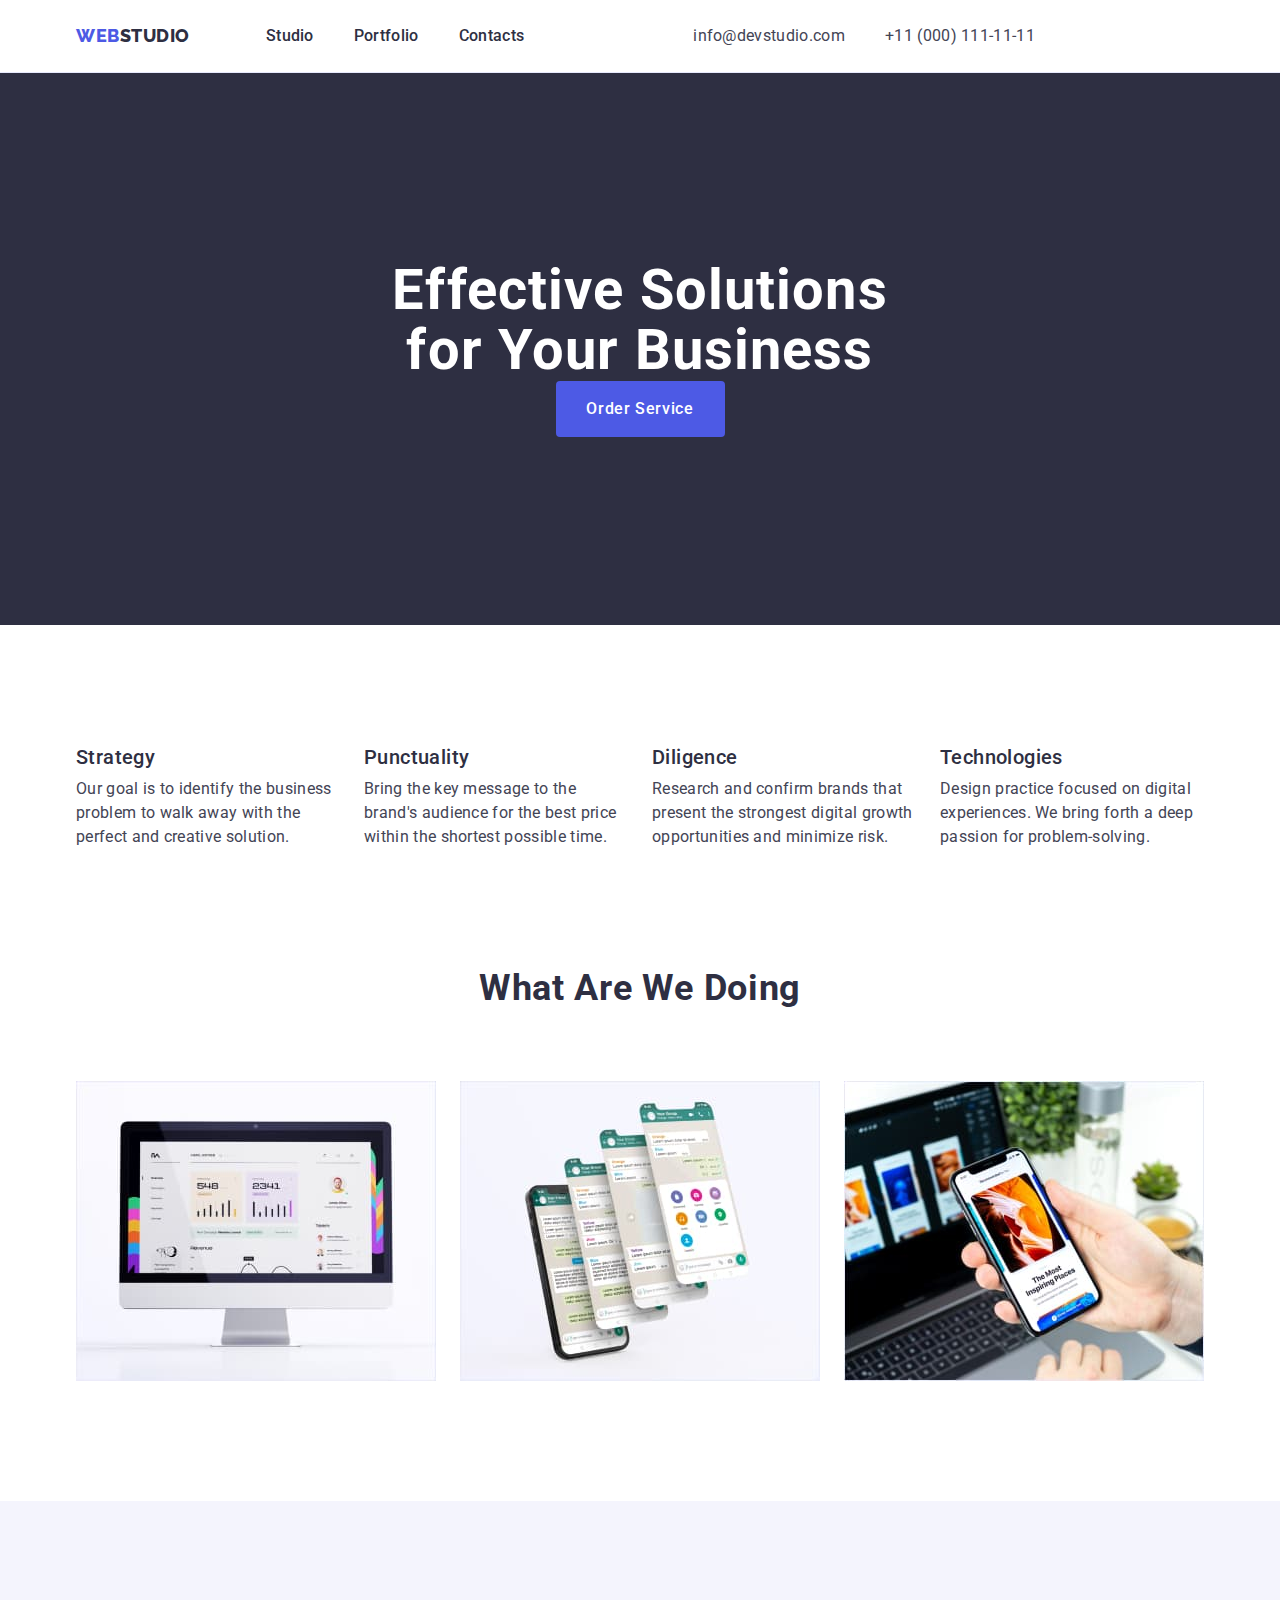
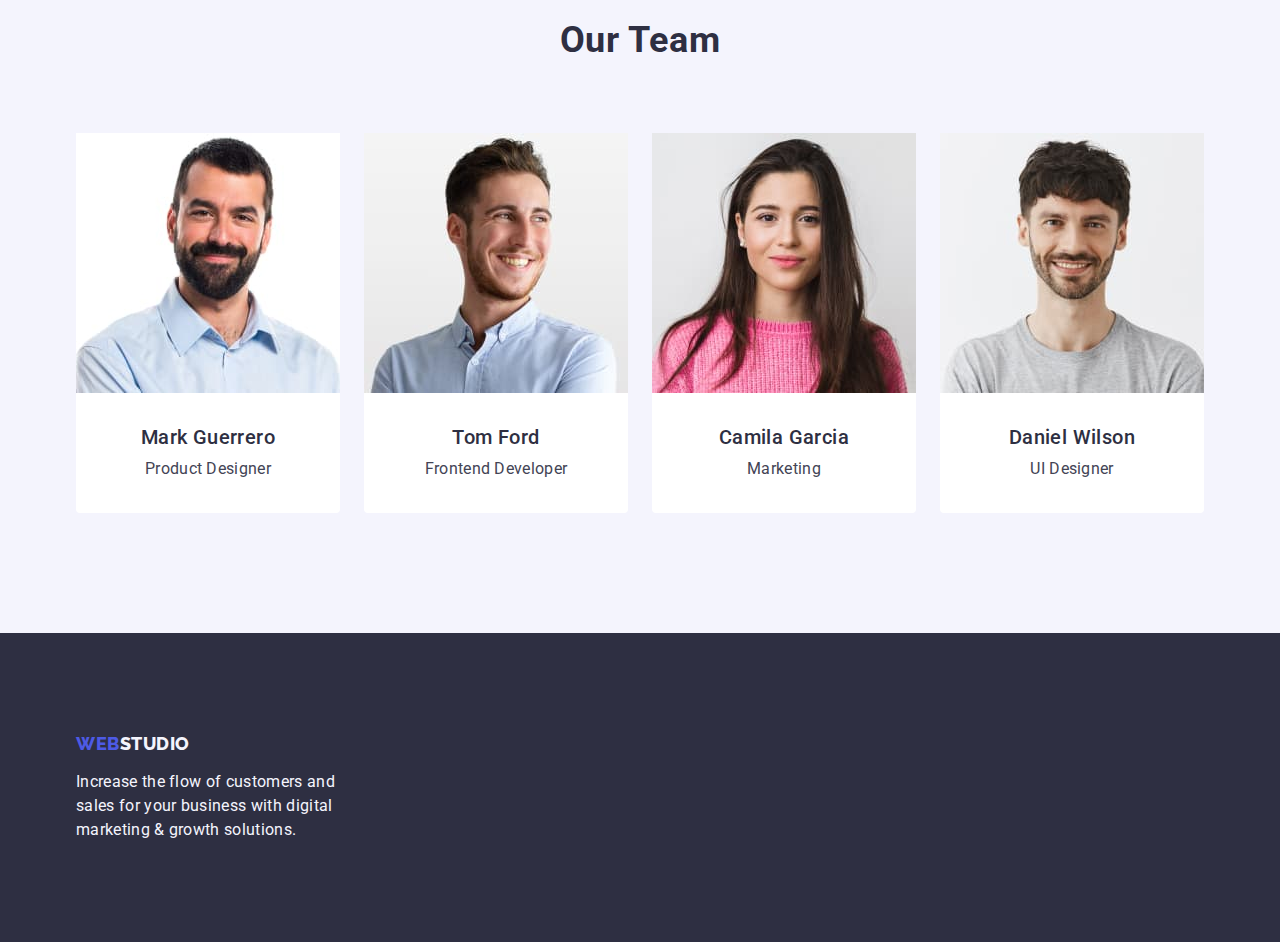
<file: index.html>
<!DOCTYPE html>
<html lang="en">
  <head>
    <meta charset="UTF-8" />
    <meta http-equiv="X-UA-Compatible" content="IE=edge" />
    <meta name="viewport" content="width=device-width, initial-scale=1.0" />
    <title>WebStudio</title>
    <link
      rel="stylesheet"
      href="https://cdnjs.cloudflare.com/ajax/libs/modern-normalize/2.0.0/modern-normalize.min.css"
    />
    <link rel="stylesheet" href="./css/styles.css" />
    <link rel="preconnect" href="https://fonts.googleapis.com" />
    <link rel="preconnect" href="https://fonts.gstatic.com" crossorigin />
    <link
      href="https://fonts.googleapis.com/css2?family=Raleway:wght@800&family=Roboto:wght@400;500;700&display=swap"
      rel="stylesheet"
    />
  </head>
  <body>
    <!--HEADER-->

    <header class="header-section">
      <div class="container container-header">
        <nav class="header-navigation">
          <a href="./index.html" class="header-logo-first link logo-title"
            >Web<span class="header-logo-second link logo-title"
              >Studio</span
            ></a
          >
          <ul class="nav-list list">
            <li class="nav-item">
              <a class="header-link link" href="./index.html">Studio</a>
            </li>
            <li class="nav-item">
              <a class="header-link link" href="./portfolio.html">Portfolio</a>
            </li>
            <li class="nav-item">
              <a class="header-link link" href="">Contacts</a>
            </li>
          </ul>
        </nav>
        <address class="address">
          <ul class="address-list list">
            <li class="address-item">
              <a class="address-link link" href="mailto:info@devstudio.com"
                >info@devstudio.com</a
              >
            </li>
            <li class="address-item">
              <a class="address-link link" href="tel:+110001111111"
                >+11 (000) 111-11-11</a
              >
            </li>
          </ul>
        </address>
      </div>
    </header>
    <main>
      <!--HERO-->

      <section class="section-hero">
        <div class="container">
          <h1 class="headline">Effective Solutions for Your Business</h1>
          <button type="button" class="btn-hero">Order Service</button>
        </div>
      </section>

      <!--OUR PRINCIPLES AND PRIORITIES-->

      <section class="section-principles">
        <div class="container">
          <h2 hidden class="principles-title visually-hidden">
            OUR PRINCIPLES AND PRIORITIES
          </h2>
          <ul class="principles-list list">
            <li class="principles-item">
              <h3 class="page-subtitle">Strategy</h3>
              <p class="principles-text">
                Our goal is to identify the business problem to walk away with
                the perfect and creative solution.
              </p>
            </li>
            <li class="principles-item">
              <h3 class="page-subtitle">Punctuality</h3>
              <p class="principles-text">
                Bring the key message to the brand's audience for the best price
                within the shortest possible time.
              </p>
            </li>
            <li class="principles-item">
              <h3 class="page-subtitle">Diligence</h3>
              <p class="principles-text">
                Research and confirm brands that present the strongest digital
                growth opportunities and minimize risk.
              </p>
            </li>
            <li class="principles-item">
              <h3 class="page-subtitle">Technologies</h3>
              <p class="principles-text">
                Design practice focused on digital experiences. We bring forth a
                deep passion for problem-solving.
              </p>
            </li>
          </ul>
        </div>
      </section>

      <!--OUR PRODUCTS-->

      <section class="product-section">
        <div class="container">
          <h2 class="body-title">What are we doing</h2>
          <ul class="product-list list">
            <li class="product-item">
              <img
                src="./images/img-1.jpg"
                alt="computer programs"
                width="360"
              />
            </li>
            <li class="product-item">
              <img
                src="./images/img-2.jpg"
                alt="programs for mobile devices"
                width="360"
                height="300"
              />
            </li>
            <li class="product-item">
              <img
                src="./images/img-3.jpg"
                alt="multiplatform programs"
                width="360"
                height="300"
              />
            </li>
          </ul>
        </div>
      </section>

      <!--OUR TEAM-->

      <section class="team-section">
        <div class="container">
          <h2 class="body-title">Our Team</h2>
          <ul class="team-list list">
            <li class="team-item">
              <img
                src="./images/img-markguerrero.jpg"
                alt="Photo of Product Designer Mark Guerrero"
                width="264"
              />
              <div class="team-item-position">
                <h3 class="team-title">Mark Guerrero</h3>
                <p class="team-text">Product Designer</p>
              </div>
            </li>
            <li class="team-item">
              <img
                src="./images/img-tomford.jpg"
                alt="Photo of Frontend Developer Tom Ford"
                width="264"
              />
              <div class="team-item-position">
                <h3 class="team-title">Tom Ford</h3>
                <p class="team-text">Frontend Developer</p>
              </div>
            </li>
            <li class="team-item">
              <img
                src="./images/img-camilagarcia.jpg"
                alt="Photo of Marketing Camila Garcia"
                width="264"
              />
              <div class="team-item-position">
                <h3 class="team-title">Camila Garcia</h3>
                <p class="team-text">Marketing</p>
              </div>
            </li>
            <li class="team-item">
              <img
                src="./images/img-danielwilson.jpg"
                alt="Photo of UI Designer Daniel Wilson"
                width="264"
              />
              <div class="team-item-position">
                <h3 class="team-title">Daniel Wilson</h3>
                <p class="team-text">UI Designer</p>
              </div>
            </li>
          </ul>
        </div>
      </section>
    </main>

    <!--FOOTER-->

    <footer class="footer-section">
      <div class="container">
        <a href="./index.html" class="footer-logo-first link logo-footer"
          >Web<span class="footer-logo-second link logo-footer">Studio</span></a
        >
        <p class="footer-text">
          Increase the flow of customers and sales for your business with
          digital marketing & growth solutions.
        </p>
      </div>
    </footer>
  </body>
</html>
</file>
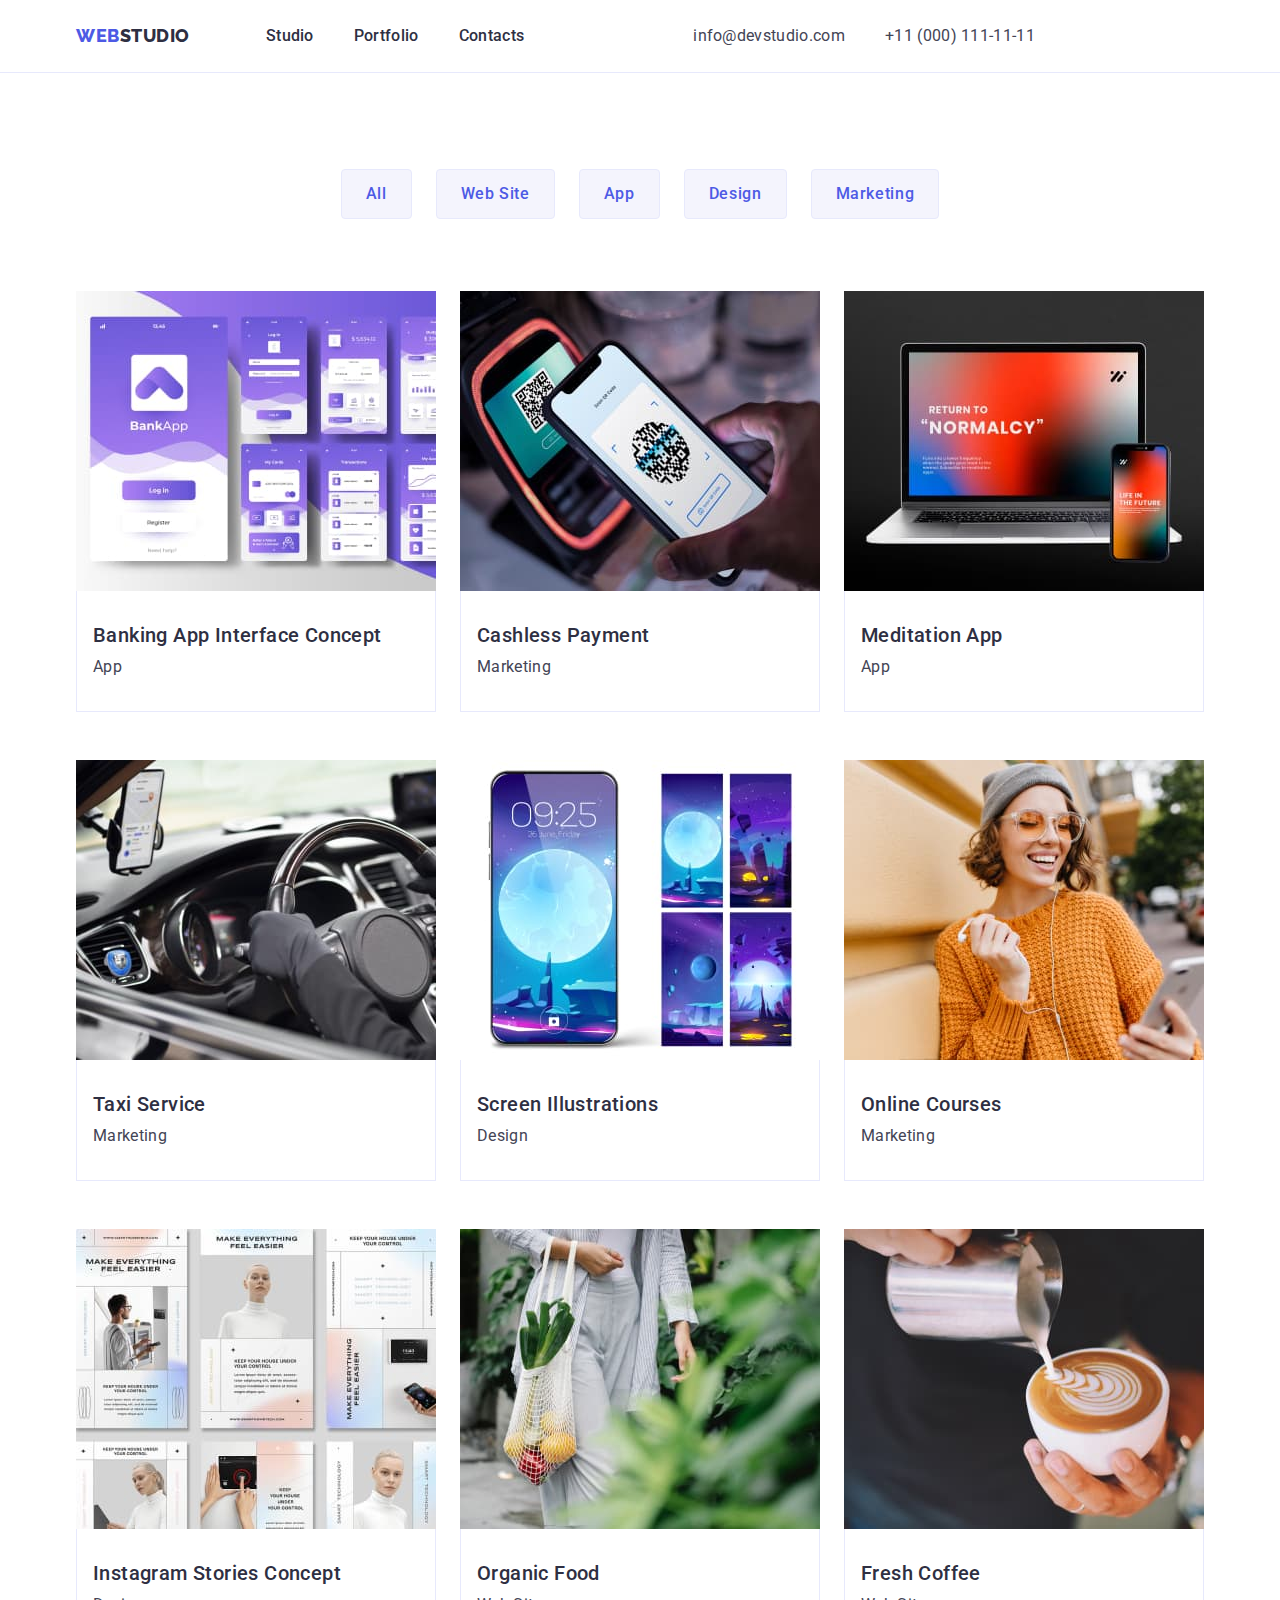
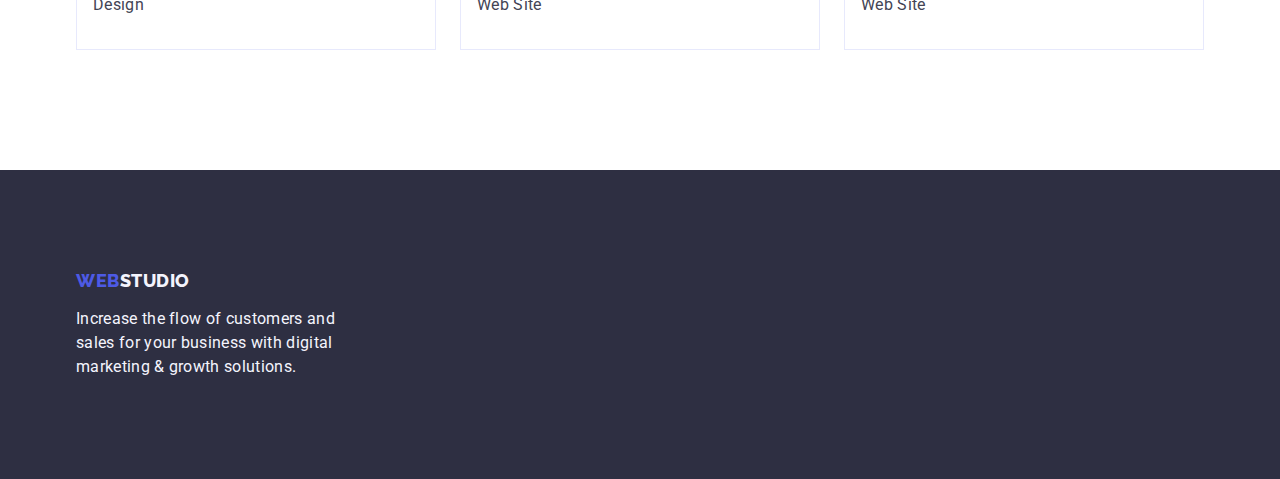
<file: portfolio.html>
<!DOCTYPE html>
<html lang="en">
  <head>
    <meta charset="UTF-8" />
    <meta http-equiv="X-UA-Compatible" content="IE=edge" />
    <meta name="viewport" content="width=device-width, initial-scale=1.0" />
    <title>Portfolio</title>
    <link
      rel="stylesheet"
      href="https://cdnjs.cloudflare.com/ajax/libs/modern-normalize/2.0.0/modern-normalize.min.css"
    />
    <link rel="stylesheet" href="./css/styles.css" />
    <link rel="preconnect" href="https://fonts.googleapis.com" />
    <link rel="preconnect" href="https://fonts.gstatic.com" crossorigin />
    <link
      href="https://fonts.googleapis.com/css2?family=Raleway:wght@800&family=Roboto:wght@400;500;700&display=swap"
      rel="stylesheet"
    />
  </head>
  <body>
    <!--HEADER-->

    <header class="header-section">
      <div class="container container-header">
        <nav class="header-navigation">
          <a href="./index.html" class="header-logo-first link logo-title"
            >Web
            <span class="header-logo-second link logo-title">Studio</span></a
          >
          <ul class="nav-list list">
            <li class="nav-item">
              <a class="header-link link" href="./index.html">Studio</a>
            </li>
            <li class="nav-item">
              <a class="header-link link" href="./portfolio.html">Portfolio</a>
            </li>
            <li class="nav-item">
              <a class="header-link link" href="">Contacts</a>
            </li>
          </ul>
        </nav>
        <address class="address">
          <ul class="address-list list">
            <li class="address-item">
              <a class="address-link link" href="mailto:info@devstudio.com"
                >info@devstudio.com</a
              >
            </li>
            <li class="address-item">
              <a class="address-link link" href="tel:+110001111111"
                >+11 (000) 111-11-11</a
              >
            </li>
          </ul>
        </address>
      </div>
    </header>
    <!-- MENU BUTTON -->
    <main>
      <section class="section-btn">
        <div class="container">
          <h1 hidden class="headline">PORTFOLIO</h1>
          <ul class="btn-list list">
            <li class="btn-item">
              <button type="button" class="btn-portfolio">All</button>
            </li>
            <li class="btn-item">
              <button type="button" class="btn-portfolio">Web Site</button>
            </li>
            <li class="btn-item">
              <button type="button" class="btn-portfolio">App</button>
            </li>
            <li class="btn-item">
              <button type="button" class="btn-portfolio">Design</button>
            </li>
            <li class="btn-item">
              <button type="button" class="btn-portfolio">Marketing</button>
            </li>
          </ul>
          <!-- OUR GALLERY -->
          <ul class="gallery-list list">
            <li class="gallery-item">
              <a class="gallery-link link" href=""
                ><img
                  src="./images/portfolio/row1img1.jpg"
                  alt="App interface"
                  width="360"
                />
                <div class="gallery-item-conteiner">
                  <h2 class="gallery-title">Banking App Interface Concept</h2>
                  <p class="gallery-text">App</p>
                </div></a
              >
            </li>
            <li class="gallery-item">
              <a class="gallery-link link" href=""
                ><img
                  src="./images/portfolio/row1img2.jpg"
                  alt="Phone scans code for payment"
                  width="360"
                />
                <div class="gallery-item-conteiner">
                  <h2 class="gallery-title">Cashless Payment</h2>
                  <p class="gallery-text">Marketing</p>
                </div></a
              >
            </li>
            <li class="gallery-item">
              <a class="gallery-link link" href=""
                ><img
                  src="./images/portfolio/row1img3.jpg"
                  alt="Demonstration of the application on a laptop and phone"
                  width="360"
                />
                <div class="gallery-item-conteiner">
                  <h2 class="gallery-title">Meditation App</h2>
                  <p class="gallery-text">App</p>
                </div></a
              >
            </li>
            <li class="gallery-item">
              <a class="gallery-link link" href=""
                ><img
                  src="./images/portfolio/row2img1.jpg"
                  alt="Taxi driver uses app on phone"
                  width="360"
                />
                <div class="gallery-item-conteiner">
                  <h2 class="gallery-title">Taxi Service</h2>
                  <p class="gallery-text">Marketing</p>
                </div></a
              >
            </li>
            <li class="gallery-item">
              <a class="gallery-link link" href=""
                ><img
                  src="./images/portfolio/row2img2.jpg"
                  alt="Screen illustrations"
                  width="360"
                />
                <div class="gallery-item-conteiner">
                  <h2 class="gallery-title">Screen Illustrations</h2>
                  <p class="gallery-text">Design</p>
                </div></a
              >
            </li>
            <li class="gallery-item">
              <a class="gallery-link link" href=""
                ><img
                  src="./images/portfolio/row2img3.jpg"
                  alt="Joyful girl watching online courses on her phone"
                  width="360"
                />
                <div class="gallery-item-conteiner">
                  <h2 class="gallery-title">Online Courses</h2>
                  <p class="gallery-text">Marketing</p>
                </div></a
              >
            </li>
            <li class="gallery-item">
              <a class="gallery-link link" href=""
                ><img
                  src="./images/portfolio/row3img1.jpg"
                  alt="Concept display of instagram stories"
                  width="360"
                />
                <div class="gallery-item-conteiner">
                  <h2 class="gallery-title">Instagram Stories Concept</h2>
                  <p class="gallery-text">Design</p>
                </div></a
              >
            </li>
            <li class="gallery-item">
              <a class="gallery-link link" href=""
                ><img
                  src="./images/portfolio/row3img2.jpg"
                  alt="Girl carrying fresh fruit"
                  width="360"
                />
                <div class="gallery-item-conteiner">
                  <h2 class="gallery-title">Organic Food</h2>
                  <p class="gallery-text">Web Site</p>
                </div></a
              >
            </li>
            <li class="gallery-item">
              <a class="gallery-link link" href=""
                ><img
                  src="./images/portfolio/row3img3.jpg"
                  alt="Barista creates a coffee masterpiece"
                  width="360"
                />
                <div class="gallery-item-conteiner">
                  <h2 class="gallery-title">Fresh Coffee</h2>
                  <p class="gallery-text">Web Site</p>
                </div></a
              >
            </li>
          </ul>
        </div>
      </section>
    </main>

    <!--FOOTER-->

    <footer class="footer-section">
      <div class="container">
        <a href="./index.html" class="footer-logo-first link logo-title"
          >Web<span class="footer-logo-second link logo-title">Studio</span></a
        >
        <p class="footer-text">
          Increase the flow of customers and sales for your business with
          digital marketing & growth solutions.
        </p>
      </div>
    </footer>
  </body>
</html>
</file>
<file: css/styles.css>
body {
    font-family: "Roboto", sans-serif;
    color: var(--mediumdarkshadeofblue-color);
    background-color: #ffffff;
}

:root {
    --title-color: #2e2f42;
    --first-main-color: #4d5ae5;
    --second-main-color: #404bbf;
    --ghostWhite-color: #f4f4fd;
    --tipical-line-height: 1.5;
    --white-color: #ffffff;
    --mediumdarkshadeofblue-color: #434455;
}

p,
h1,
h2,
h3,
h4,
h5,
h6 {
    margin: 0;
}

ul,
ol {
    margin: 0;
    padding: 0;
}

img {
    display: block;
}

.container {
    width: 1158px;
    padding-left: 15px;
    padding-right: 15px;
    margin: 0 auto;
}

/* ===========CONTAINER HEADER======== */

.container-header {
    display: flex;
    align-items: center;
}

.list {
    list-style: none;
}

.link {
    text-decoration: none;
}

.btn-hero {
    font-family: inherit;
    font-weight: 500;
    font-size: 16px;
    line-height: var(--tipical-line-height);
    letter-spacing: 0.04em;
    color: var(--white-color);
    background: var(--first-main-color);
    cursor: pointer;
    min-width: 169px;
    height: 56px;
    border: none;
    border-radius: 4px;
    display: block;
    margin: 0 auto;
}

.btn-hero:hover,
.btn-hero:focus {
    background: var(--second-main-color);
}

.btn-portfolio {
    font-family: inherit;
    font-weight: 500;
    font-size: 16px;
    line-height: var(--tipical-line-height);
    letter-spacing: 0.04em;
    color: var(--first-main-color);
    background: var(--ghostWhite-color);
    cursor: pointer;
    padding: 12px 24px;
    border: 1px solid #e7e9fc;
    border-radius: 4px;

}

.btn-portfolio:hover,
.btn-portfolio:focus {
    color: var(--white-color);
    background: var(--second-main-color);
    border: 1px solid transparent;
}

.logo-title {
    font-family: "Raleway", sans-serif;
    font-style: normal;
    font-weight: 800;
    font-size: 18px;
    line-height: 1.17;
    display: flex;
    align-items: center;
    letter-spacing: 0.03em;
    text-transform: uppercase;
}

.header-logo-first {
    margin-right: 76px;
    color: var(--first-main-color);
}

.header-logo-second {
    color: var(--title-color);
}



/*-----HEADER-----*/

.header-conteiner {
    display: flex;
    align-items: center;
}

.header-section {
    display: flex;
    border-bottom: 1px solid #e7e9fc;
}

.header-navigation {
    display: flex;
    align-items: center;
}

.nav-list {
    display: flex;
    align-items: center;
    gap: 40px;
    margin: 0 auto;
    padding-bottom: 24px;
    padding-top: 24px;
}

.nav-item {}

.header-link {
    font-family: inherit;
    font-style: normal;
    font-weight: 500;
    font-size: 16px;
    line-height: var(--tipical-line-height);
    letter-spacing: 0.02em;
    color: var(--title-color);
    padding-bottom: 24px;
    padding-top: 24px;
}

.header-link:hover,
.header-link:focus {
    color: var(--second-main-color);
}

.address {
    font-style: normal;
    display: flex;
    align-items: center;
    margin: 0 auto;
}


.address-list {
    display: flex;
    align-items: center;
    gap: 40px;
}

.address-item {}

.address-link {
    font-family: inherit;
    font-size: 16px;
    line-height: var(--tipical-line-height);
    letter-spacing: 0.02em;
    color: inherit;
    gap: 40px;
    padding-top: 24px;
    padding-bottom: 24px;
}

.address-link:hover,
.address-link:focus {
    color: var(--second-main-color);
}

/*-----HERO-----*/

.section-hero {
    background: var(--title-color);
    padding: 188px 0;
}

.headline {
    font-size: 56px;
    line-height: 1.07;
    text-align: center;
    letter-spacing: 0.02em;
    color: var(--white-color);
    max-width: 496px;
    margin: 0 auto;
}


/*-----OUR PRINCIPLES AND PRIORITIES-----*/

.section-principles {
    padding: 120px 0;
}

.principles-title {}

.visually-hidden {
    position: absolute;
    width: 1px;
    height: 1px;
    margin: -1px;
    border: 0;
    padding: 0;
    white-space: nowrap;
    clip-path: inset(100%);
    clip: rect(0 0 0 0);
    overflow: hidden;
}

.principles-list {
    display: flex;
    gap: 24px;
}

.principles-item {
    width: calc((100% - 72px) / 4);
}

.page-subtitle {
    font-weight: 500;
    font-size: 20px;
    line-height: 1.2;
    letter-spacing: 0.02em;
    color: var(--title-color);
    margin-bottom: 8px;
}

.principles-text {
    font-size: 16px;
    line-height: var(--tipical-line-height);
    letter-spacing: 0.02em;
}

/*-----OUR PRODUCTS-----*/

.product-section {
    padding-bottom: 120px;
}

.body-title {
    font-size: 36px;
    line-height: 1.11;
    text-align: center;
    letter-spacing: 0.02em;
    text-transform: capitalize;
    color: var(--title-color);
    margin-bottom: 72px;
}

.product-list {
    display: flex;
    gap: 24px;
}

.product-item {
    width: calc((100% - 48px) / 3);
}

/*-----OUR TEAM-----*/

.team-section {
    background: var(--ghostWhite-color);
    padding: 120px 0
}

.body-title {
    font-size: 36px;
    line-height: 1.11;
    text-align: center;
    letter-spacing: 0.02em;
    text-transform: capitalize;
    color: var(--title-color);
}

.team-list {
    display: flex;
    gap: 24px;

}

.team-item {
    background-color: var(--white-color);
    width: calc((100% - 72px) / 4);
    border-radius: 0px 0px 4px 4px;
}

.team-item-position {
    padding: 32px 16px;
    text-align: center;
}

.team-title {
    font-weight: 500;
    font-size: 20px;
    line-height: 1.2;
    text-align: center;
    letter-spacing: 0.02em;
    color: var(--title-color);
    margin-bottom: 8px
}

.team-text {
    font-size: 16px;
    line-height: var(--tipical-line-height);
    text-align: center;
    letter-spacing: 0.02em;
    text-align: center;
}

/*-----MENU BUTTON-----*/

.section-btn {
    display: flex;
    padding: 96px 0 120px;
}

.section-btn-portfolio {}

.filter-title {}

.btn-list {
    display: flex;
    list-style: none;
    justify-content: center;
    gap: 24px;
    margin-bottom: 72px;
}

.btn-item {}

/*-----OUR GALLERY-----*/

.galery {}

.gallery-list {
    display: flex;
    flex-wrap: wrap;
    column-gap: 24px;
    row-gap: 48px;
}

.gallery-item {
    width: calc((100% - 48px) / 3);
}

.gallery-item-conteiner {
    padding: 32px 16px;
    border: 1px solid #e7e9fc;
    border-top: none;
}

.gallery-link {
    font-family: inherit;
    font-style: normal;
}

.gallery-title {
    font-weight: 500;
    font-size: 20px;
    line-height: 1.2;
    letter-spacing: 0.02em;
    color: var(--title-color);
    margin-bottom: 8px;
}

.gallery-text {
    font-size: 16px;
    line-height: var(--tipical-line-height);
    letter-spacing: 0.02em;
    color: var(--mediumdarkshadeofblue-color);
}

/*-----FOOTER-----*/

.footer-section {
    background: var(--title-color);
    padding: 100px 0;
}

.footer-text {
    font-size: 16px;
    line-height: 1.5;
    letter-spacing: 0.02em;
    color: var(--ghostWhite-color);
    max-width: 264px;

}

.footer-logo-first {
    color: var(--first-main-color);
    margin-bottom: 16px;
}

.footer-logo-second {
    color: var(--ghostWhite-color);
}

.logo-footer {
    display: inline-block;
    font-family: "Raleway", sans-serif;
    font-style: normal;
    font-weight: 800;
    font-size: 18px;
    line-height: 1.17;
    align-items: center;
    letter-spacing: 0.03em;
    text-transform: uppercase;
}
</file>
